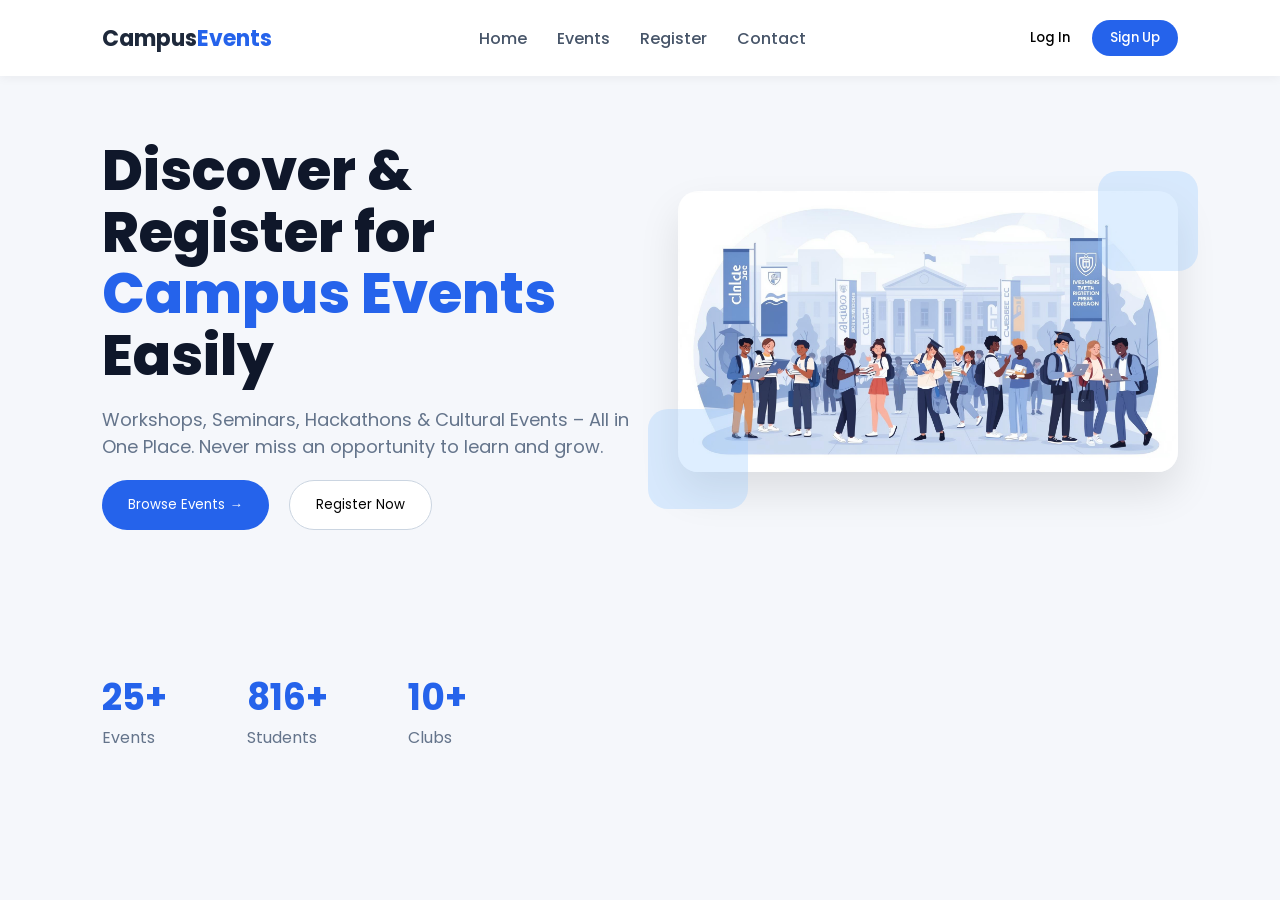
<file: index.html>
<!DOCTYPE html>
<html lang="en">
<head>
<meta charset="UTF-8">
<meta name="viewport" content="width=device-width, initial-scale=1.0">
<title>Campus Events</title>

<!-- Google Font -->
<link href="https://fonts.googleapis.com/css2?family=Poppins:wght@300;400;600;700;800&display=swap" rel="stylesheet">

<style>
*{
    margin:0;
    padding:0;
    box-sizing:border-box;
    font-family:'Poppins', sans-serif;
}

body{
    background:#f5f7fb;
    overflow-x:hidden;
}

/* NAVBAR */
.navbar{
    display:flex;
    justify-content:space-between;
    align-items:center;
    padding:20px 8%;
    background:white;
    box-shadow:0 2px 10px rgba(0,0,0,0.05);
    position:fixed;
    width:100%;
    top:0;
    z-index:1000;
}

.logo{
    font-size:22px;
    font-weight:700;
    color:#1e293b;
}

.logo span{
    color:#2563eb;
}

.nav-links{
    display:flex;
    gap:30px;
}

.nav-links a{
    text-decoration:none;
    color:#475569;
    font-weight:500;
    transition:0.3s;
}

.nav-links a:hover{
    color:#2563eb;
}

.nav-buttons button{
    padding:8px 18px;
    border:none;
    border-radius:20px;
    font-weight:500;
    cursor:pointer;
    transition:0.3s;
}

.login{
    background:transparent;
}

.signup{
    background:#2563eb;
    color:white;
}

.signup:hover{
    background:#1e40af;
}

/* HERO */
.hero{
    display:flex;
    align-items:center;
    justify-content:space-between;
    padding:140px 8% 80px;
    gap:40px;
}

.hero-text{
    max-width:600px;
    animation:fadeUp 1.2s ease;
}

.hero-text h1{
    font-size:56px;
    font-weight:800;
    color:#0f172a;
    line-height:1.1;
}

.hero-text h1 span{
    color:#2563eb;
}

.hero-text p{
    margin:20px 0;
    color:#64748b;
    font-size:18px;
}

.hero-buttons{
    display:flex;
    gap:20px;
    margin-top:20px;
}

.primary-btn{
    background:#2563eb;
    color:white;
    padding:14px 26px;
    border:none;
    border-radius:30px;
    cursor:pointer;
    transition:0.3s;
}

.primary-btn:hover{
    transform:translateY(-3px);
    box-shadow:0 10px 20px rgba(37,99,235,0.3);
}

.secondary-btn{
    background:white;
    border:1px solid #cbd5e1;
    padding:14px 26px;
    border-radius:30px;
    cursor:pointer;
}

/* HERO IMAGE */
.hero-image{
    position:relative;
    animation:fadeIn 1.5s ease;
}

.hero-image img{
    width:500px;
    border-radius:20px;
    box-shadow:0 20px 40px rgba(0,0,0,0.1);
}

/* Floating Shapes */
.shape{
    position:absolute;
    width:100px;
    height:100px;
    background:#93c5fd;
    border-radius:20px;
    opacity:0.3;
    animation:float 6s infinite ease-in-out;
}

.shape1{
    top:-20px;
    right:-20px;
}

.shape2{
    bottom:-30px;
    left:-30px;
    animation-delay:2s;
}

/* STATS */
.stats{
    display:flex;
    gap:80px;
    padding:60px 8%;
}

.stat h2{
    font-size:36px;
    color:#2563eb;
}

.stat p{
    color:#64748b;
}

/* ANIMATIONS */
@keyframes fadeUp{
    from{opacity:0; transform:translateY(40px);}
    to{opacity:1; transform:translateY(0);}
}

@keyframes fadeIn{
    from{opacity:0;}
    to{opacity:1;}
}

@keyframes float{
    0%{transform:translateY(0px);}
    50%{transform:translateY(-20px);}
    100%{transform:translateY(0px);}
}

/* RESPONSIVE */
@media(max-width:992px){
    .hero{
        flex-direction:column;
        text-align:center;
    }
    .hero-image img{
        width:100%;
    }
    .stats{
        flex-direction:column;
        align-items:center;
        gap:30px;
    }
}
</style>
</head>
<body>

<!-- NAVBAR -->
<div class="navbar">
    <div class="logo">Campus<span>Events</span></div>
    <div class="nav-links">
        <a href="#">Home</a>
        <a href="#">Events</a>
        <a href="#">Register</a>
        <a href="#">Contact</a>
    </div>
    <div class="nav-buttons">
        <button class="login">Log In</button>
        <button class="signup">Sign Up</button>
    </div>
</div>

<!-- HERO -->
<section class="hero">
    <div class="hero-text">
        <h1>Discover & Register for <span>Campus Events</span> Easily</h1>
        <p>Workshops, Seminars, Hackathons & Cultural Events – All in One Place.
        Never miss an opportunity to learn and grow.</p>

        <div class="hero-buttons">
            <button class="primary-btn">Browse Events →</button>
            <button class="secondary-btn">Register Now</button>
        </div>
    </div>

    <div class="hero-image">
        <img src="image.1.jpg" alt="Students">
        <div class="shape shape1"></div>
        <div class="shape shape2"></div>
    </div>
</section>

<!-- STATS -->
<section class="stats">
    <div class="stat">
        <h2 id="events">0</h2>
        <p>Events</p>
    </div>
    <div class="stat">
        <h2 id="students">0</h2>
        <p>Students</p>
    </div>
    <div class="stat">
        <h2 id="clubs">0</h2>
        <p>Clubs</p>
    </div>
</section>

<script>
// Animated Counter
function animateCounter(id, endValue, duration) {
    let start = 0;
    let range = endValue - start;
    let increment = endValue / (duration / 20);
    let obj = document.getElementById(id);

    let timer = setInterval(function () {
        start += increment;
        if (start >= endValue) {
            start = endValue;
            clearInterval(timer);
        }
        obj.innerText = Math.floor(start) + "+";
    }, 20);
}

// Run animation when page loads
window.onload = function () {
    animateCounter("events", 50, 2000);
    animateCounter("students", 2000, 2500);
    animateCounter("clubs", 15, 1500);
};
</script>

</body>
</html>
</file>
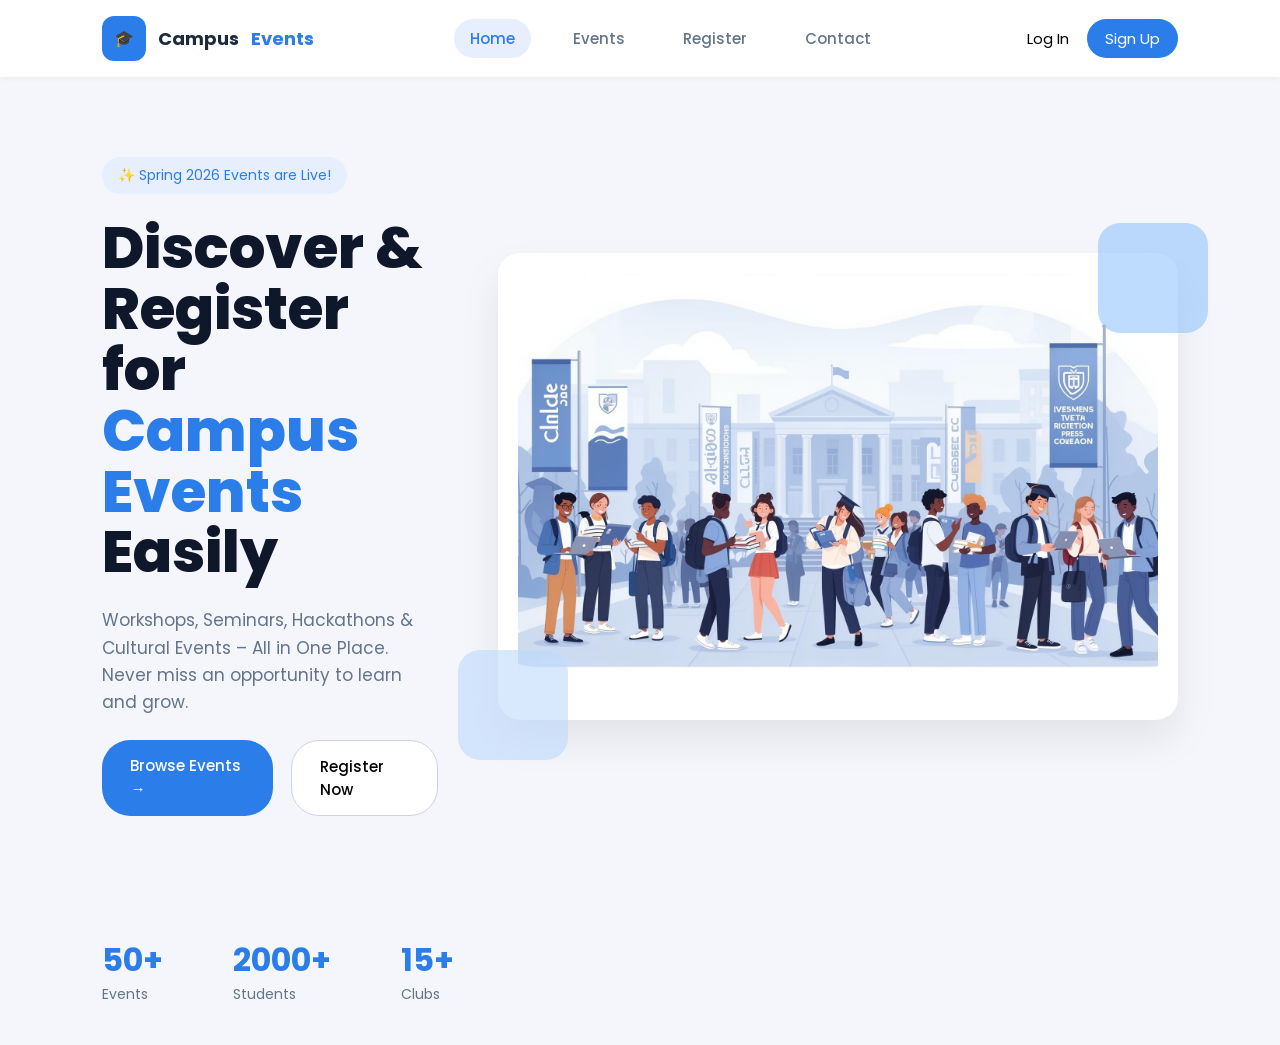
<file: three.html>
<!DOCTYPE html>
<html lang="en">
<head>
<meta charset="UTF-8">
<meta name="viewport" content="width=device-width, initial-scale=1.0">
<title>CampusEvents</title>

<link href="https://fonts.googleapis.com/css2?family=Poppins:wght@400;500;600;700;800&display=swap" rel="stylesheet">

<style>
*{
    margin:0;
    padding:0;
    box-sizing:border-box;
    font-family:'Poppins', sans-serif;
}

body{
    background:#f4f6fb;
}

/* NAVBAR */
.navbar{
    display:flex;
    justify-content:space-between;
    align-items:center;
    padding:16px 8%;
    background:#ffffff;
    box-shadow:0 1px 6px rgba(0,0,0,0.05);
}

.logo{
    display:flex;
    align-items:center;
    gap:12px;
    font-size:18px;
    font-weight:700;
    color:#1e293b;
}

.logo-box{
    background:#2b7de9;
    padding:10px 12px;
    border-radius:12px;
    color:white;
    font-size:16px;
}

.logo span{
    color:#2b7de9;
}

.nav-center{
    display:flex;
    gap:26px;
}

.nav-center a{
    text-decoration:none;
    color:#64748b;
    font-size:15px;
    font-weight:500;
    padding:8px 16px;
    border-radius:20px;
}

.nav-center a.active{
    background:#e7efff;
    color:#2b7de9;
}

.nav-right{
    display:flex;
    align-items:center;
    gap:18px;
    font-size:15px;
}

.signup{
    background:#2b7de9;
    color:white;
    padding:8px 18px;
    border-radius:22px;
}

/* HERO */
.hero{
    display:flex;
    align-items:center;
    justify-content:space-between;
    padding:80px 8%;
    gap:60px;
}

/* Badge */
.badge{
    background:#e7efff;
    color:#2b7de9;
    padding:8px 16px;
    border-radius:22px;
    font-size:14px;
    display:inline-block;
    margin-bottom:24px;
}

/* Heading */
.hero-text h1{
    font-size:58px;  /* Exact adjusted size */
    font-weight:800;
    line-height:1.05;
    color:#0f172a;
}

.hero-text h1 span{
    color:#2b7de9;
}

/* Paragraph */
.hero-text p{
    margin:24px 0;
    font-size:17px;
    color:#64748b;
    line-height:1.6;
    max-width:520px;
}

/* Buttons */
.buttons{
    display:flex;
    gap:18px;
}

.primary{
    background:#2b7de9;
    color:white;
    padding:14px 28px;
    border-radius:28px;
    font-weight:500;
    font-size:15px;
}

.secondary{
    border:1px solid #cbd5e1;
    padding:14px 28px;
    border-radius:28px;
    font-weight:500;
    font-size:15px;
    background:white;
}

/* IMAGE SECTION */
.hero-image{
    position:relative;
}

.image-card{
    background:#ffffff;
    padding:20px;
    border-radius:22px;
    box-shadow:0 20px 40px rgba(0,0,0,0.08);
}

.image-card img{
    width:640px;   /* Increased to match screenshot */
    height:420px;  /* Fixed height like screenshot */
    object-fit:cover;
    border-radius:16px;
}

/* Floating Shapes */
.shape1{
    position:absolute;
    width:110px;
    height:110px;
    background:#93c5fd;
    border-radius:22px;
    top:-30px;
    right:-30px;
    opacity:0.6;
}

.shape2{
    position:absolute;
    width:110px;
    height:110px;
    background:#bfdbfe;
    border-radius:22px;
    bottom:-40px;
    left:-40px;
    opacity:0.6;
}

/* STATS */
.stats{
    display:flex;
    gap:70px;
    padding:40px 8%;
}

.stat h2{
    color:#2b7de9;
    font-size:32px;
    font-weight:700;
}

.stat p{
    color:#64748b;
    font-size:14px;
}
</style>
</head>

<body>

<!-- NAVBAR -->
<div class="navbar">
    <div class="logo">
        <div class="logo-box">🎓</div>
        Campus<span>Events</span>
    </div>

    <div class="nav-center">
        <a href="#" class="active">Home</a>
        <a href="#">Events</a>
        <a href="#">Register</a>
        <a href="#">Contact</a>
    </div>

    <div class="nav-right">
        <div>Log In</div>
        <div class="signup">Sign Up</div>
    </div>
</div>

<!-- HERO -->
<section class="hero">
    <div class="hero-text">
        <div class="badge">✨ Spring 2026 Events are Live!</div>

        <h1>
            Discover &<br>
            Register for<br>
            <span>Campus Events</span><br>
            Easily
        </h1>

        <p>
            Workshops, Seminars, Hackathons & Cultural Events – All
            in One Place. Never miss an opportunity to learn and grow.
        </p>

        <div class="buttons">
            <div class="primary">Browse Events →</div>
            <div class="secondary">Register Now</div>
        </div>
    </div>

    <div class="hero-image">
        <div class="shape1"></div>
        <div class="shape2"></div>
        <div class="image-card">
            <img src="image.1.jpg">
        </div>
    </div>
</section>

<section class="stats">
    <div class="stat">
        <h2>50+</h2>
        <p>Events</p>
    </div>
    <div class="stat">
        <h2>2000+</h2>
        <p>Students</p>
    </div>
    <div class="stat">
        <h2>15+</h2>
        <p>Clubs</p>
    </div>
</section>

</body>
</html>
</file>
